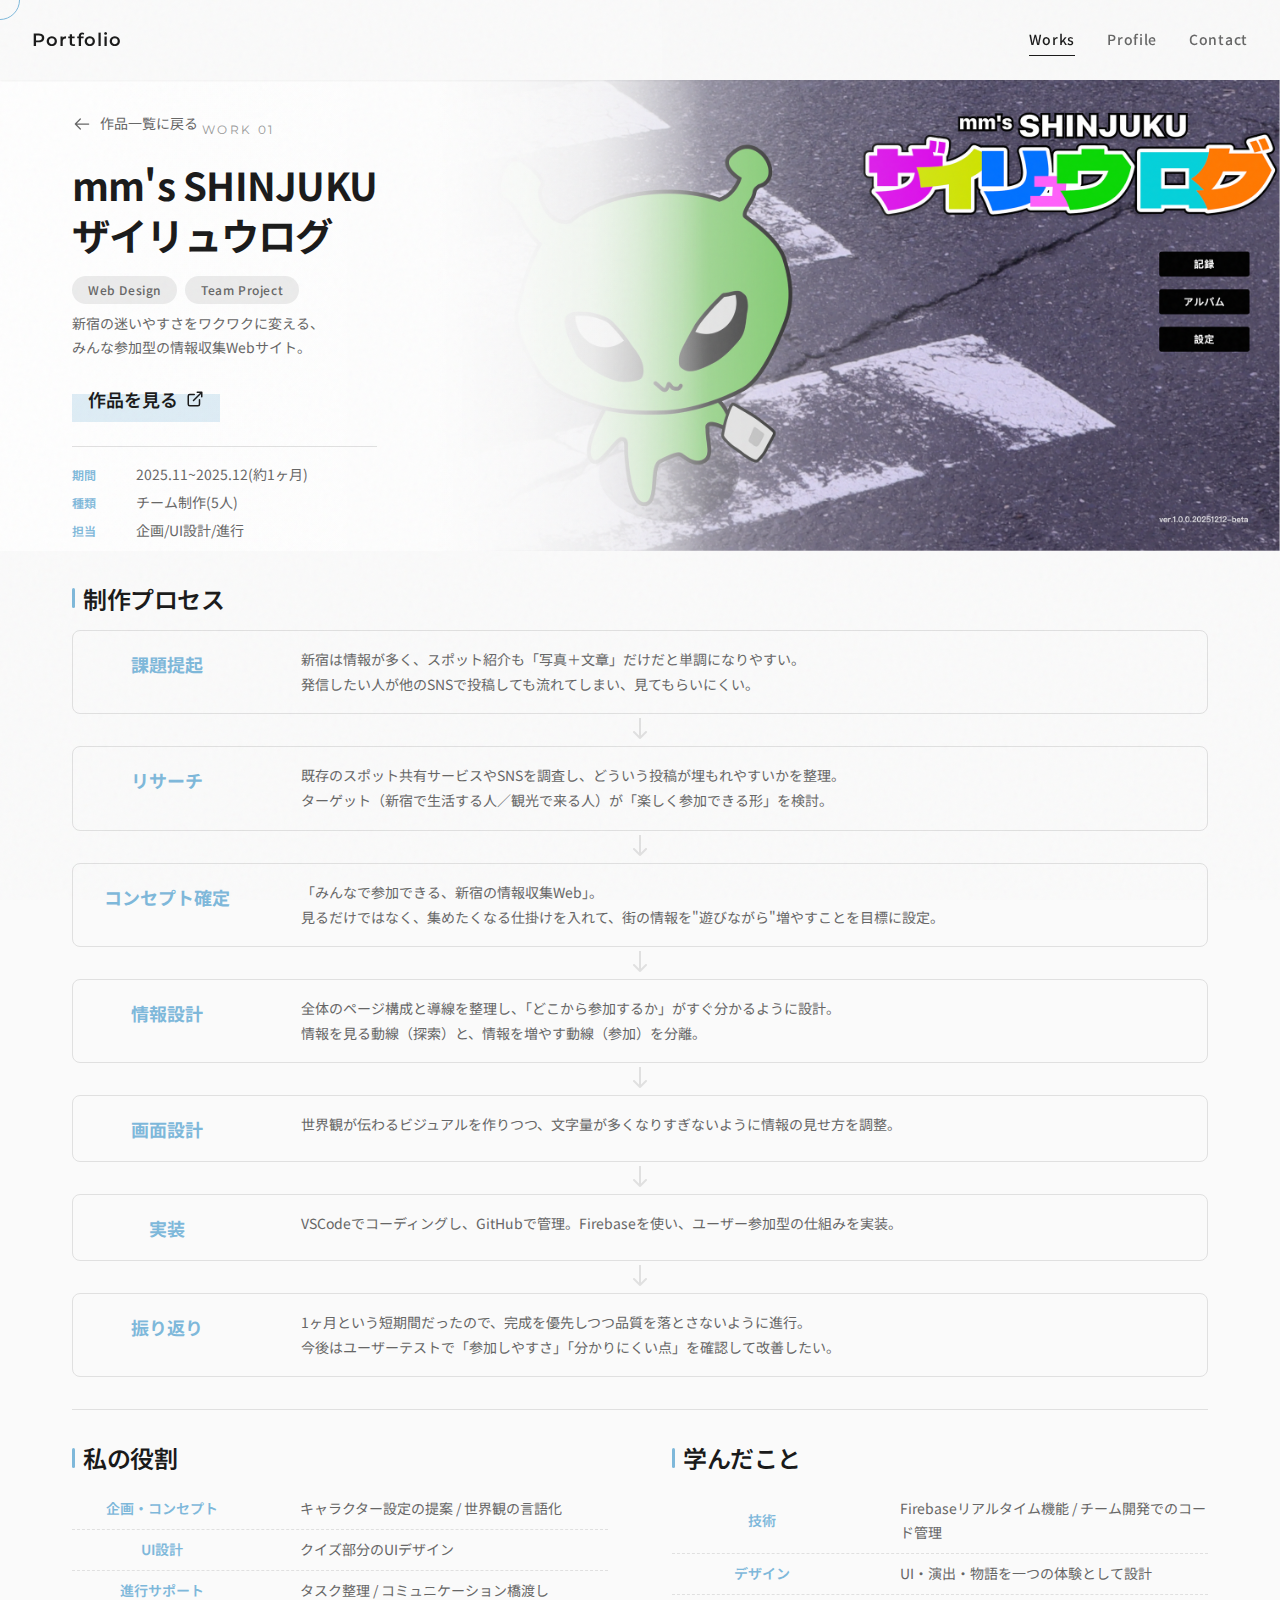
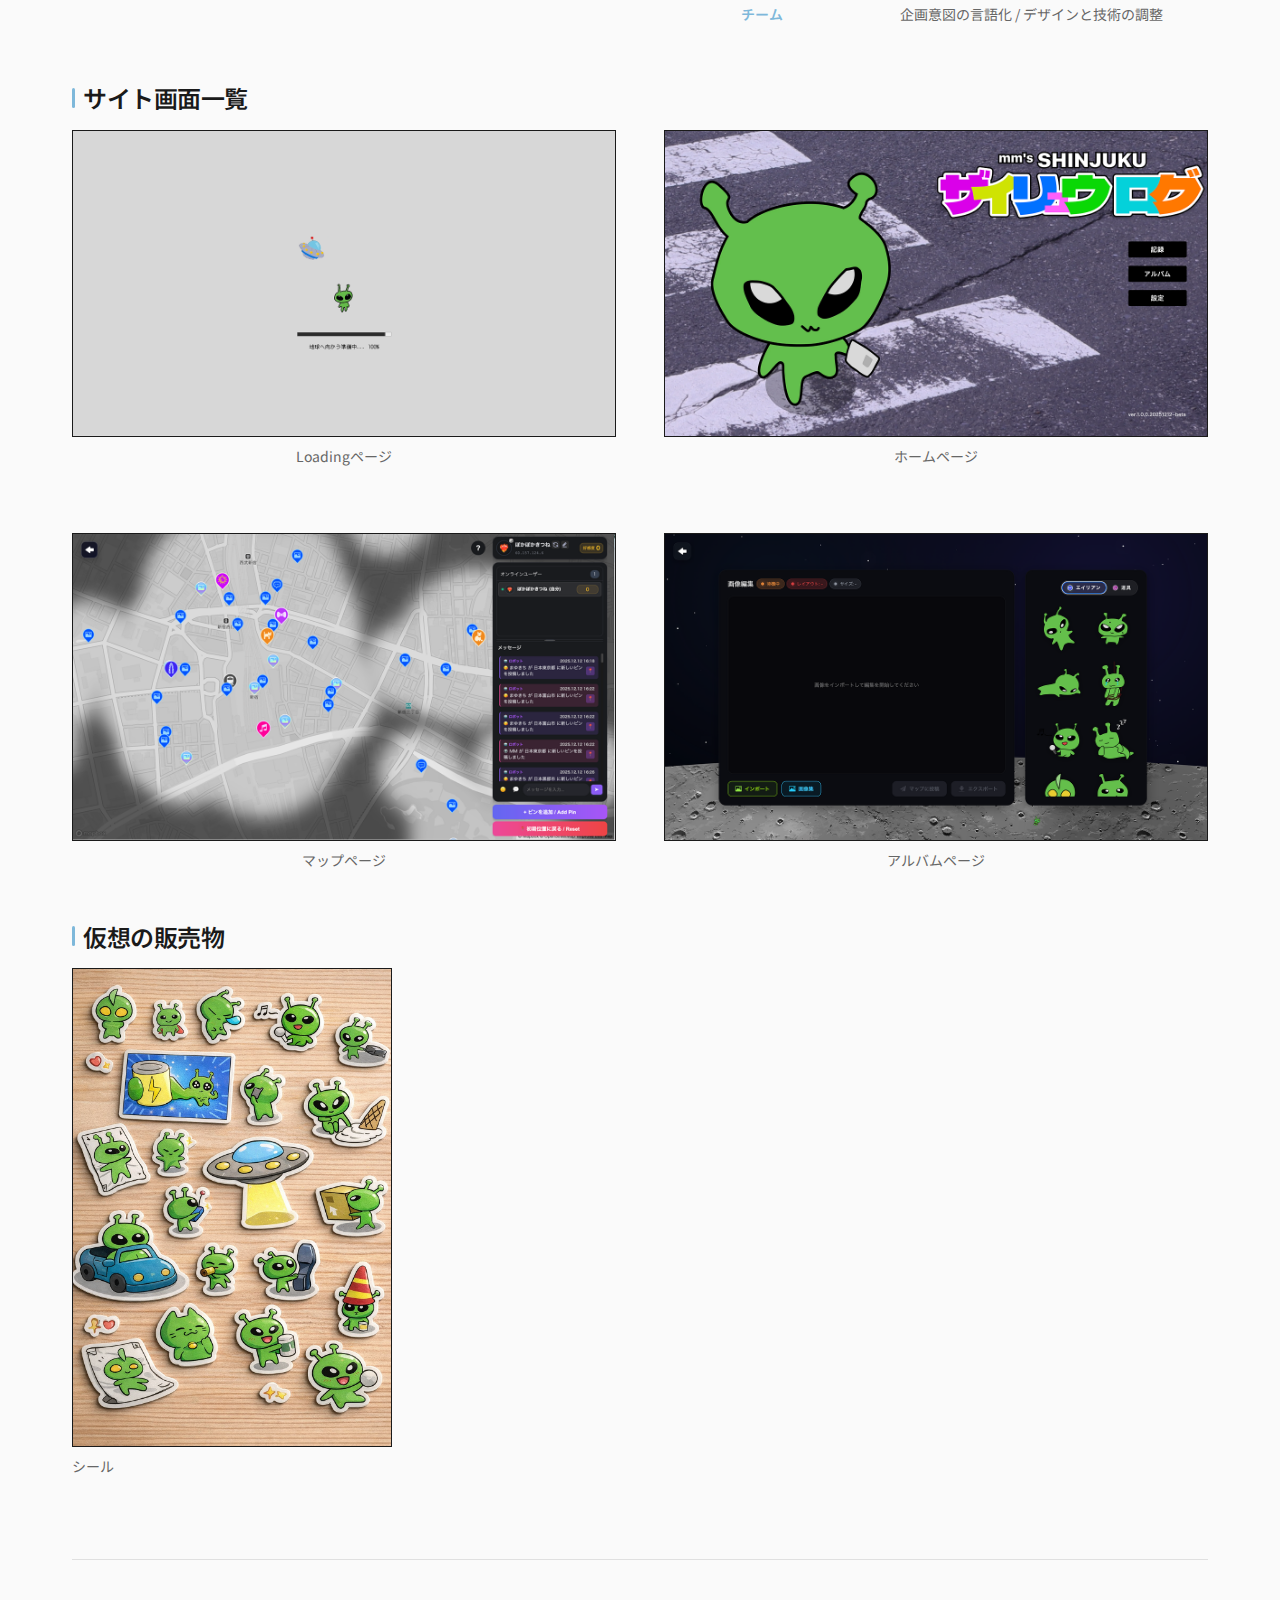
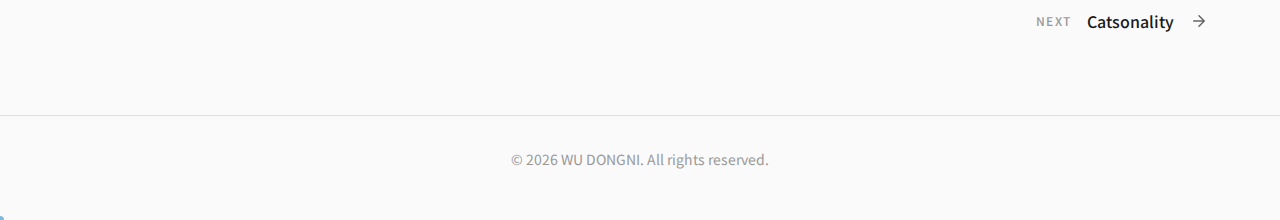
<file: works/work-01.html>
<!DOCTYPE html>
<html lang="ja">
<head>
  <meta charset="UTF-8">
  <meta name="viewport" content="width=device-width, initial-scale=1.0">
  <title>mm's SHINJUKU｜ザイリュウログ | Portfolio</title>
  <link rel="icon" type="image/svg+xml" href="../assets/svg/star-solid.svg">
  <link rel="stylesheet" href="../css/style.css">
  <link rel="stylesheet" href="../css/work-detail.css">
</head>
<body>
  <header class="header header--scrolled">
    <div class="header__inner">
      <a href="../index.html" class="header__logo">Portfolio</a>
      <nav class="header__nav">
        <a href="../index.html#works" class="header__nav-link active">Works</a>
        <a href="../index.html#profile" class="header__nav-link">Profile</a>
        <a href="../index.html#contact" class="header__nav-link">Contact</a>
      </nav>
      <button class="header__menu-btn" aria-label="メニューを開く"><span></span><span></span><span></span></button>
    </div>
  </header>

  <main>
    <!-- ========== HERO SECTION (Full BG Image) ========== -->
    <section class="work-hero work-hero--bg">
      <img class="work-hero__bg-img" src="../assets/work1/main.png" alt="">
      <div class="container">
        <div class="work-hero__content">
          <a href="../index.html#works" class="work-hero__back">
            <svg width="20" height="20" viewBox="0 0 24 24" fill="none" stroke="currentColor" stroke-width="1.5">
              <path d="M20 12H4M4 12L10 6M4 12L10 18" stroke-linecap="round" stroke-linejoin="round"/>
            </svg>
            作品一覧に戻る
          </a>
          <span class="work-hero__number">WORK 01</span>
          <h1 class="work-hero__title">mm's SHINJUKU<br>ザイリュウログ</h1>
          <div class="work-hero__tags">
            <span class="tag">Web Design</span>
            <span class="tag">Team Project</span>
          </div>
          <p class="work-hero__subtitle">新宿の迷いやすさをワクワクに変える、<br>みんな参加型の情報収集Webサイト。</p>
          <div class="work-hero__cta">
            <a href="https://fumoto0226.github.io/mms/" class="btn--view-work" target="_blank" rel="noopener">
              作品を見る
              <svg width="18" height="18" viewBox="0 0 24 24" fill="none" stroke="currentColor" stroke-width="2">
                <path d="M18 13v6a2 2 0 0 1-2 2H5a2 2 0 0 1-2-2V8a2 2 0 0 1 2-2h6M15 3h6v6M10 14L21 3" stroke-linecap="round" stroke-linejoin="round"/>
              </svg>
            </a>
          </div>

          <!-- Meta info -->
          <dl class="work-hero__meta-list">
            <div class="work-hero__meta-row">
              <dt>期間</dt>
              <dd>2025.11~2025.12(約1ヶ月)</dd>
            </div>
            <div class="work-hero__meta-row">
              <dt>種類</dt>
              <dd>チーム制作(5人)</dd>
            </div>
            <div class="work-hero__meta-row">
              <dt>担当</dt>
              <dd>企画/UI設計/進行</dd>
            </div>
            <div class="work-hero__meta-row">
              <dt>ツール</dt>
              <dd>Figma/VSCode/Firebase/GitHub</dd>
            </div>
          </dl>
        </div>
      </div>
    </section>

    <!-- ========== MAIN CONTENT ========== -->
    <section class="work-content work-content--minimal">
      <div class="container container--narrow">

        <!-- 1. 制作プロセス（フローチャート） -->
        <div class="work-section work-section--lined">
          <h2 class="work-section__title work-section__title--minimal">制作プロセス</h2>
          <div class="process-flow">
            <div class="process-flow__step">
              <div class="process-flow__label">課題提起</div>
              <div class="process-flow__body">
                <p>新宿は情報が多く、スポット紹介も「写真＋文章」だけだと単調になりやすい。<br>発信したい人が他のSNSで投稿しても流れてしまい、見てもらいにくい。</p>
              </div>
            </div>
            <div class="process-flow__arrow">
              <svg width="16" height="24" viewBox="0 0 16 24" fill="none" stroke="currentColor" stroke-width="2">
                <path d="M8 0V20M8 20L2 14M8 20L14 14" stroke-linecap="round" stroke-linejoin="round"/>
              </svg>
            </div>
            <div class="process-flow__step">
              <div class="process-flow__label">リサーチ</div>
              <div class="process-flow__body">
                <p>既存のスポット共有サービスやSNSを調査し、どういう投稿が埋もれやすいかを整理。<br>ターゲット（新宿で生活する人／観光で来る人）が「楽しく参加できる形」を検討。</p>
              </div>
            </div>
            <div class="process-flow__arrow">
              <svg width="16" height="24" viewBox="0 0 16 24" fill="none" stroke="currentColor" stroke-width="2">
                <path d="M8 0V20M8 20L2 14M8 20L14 14" stroke-linecap="round" stroke-linejoin="round"/>
              </svg>
            </div>
            <div class="process-flow__step">
              <div class="process-flow__label">コンセプト確定</div>
              <div class="process-flow__body">
                <p>「みんなで参加できる、新宿の情報収集Web」。<br>見るだけではなく、集めたくなる仕掛けを入れて、街の情報を"遊びながら"増やすことを目標に設定。</p>
              </div>
            </div>
            <div class="process-flow__arrow">
              <svg width="16" height="24" viewBox="0 0 16 24" fill="none" stroke="currentColor" stroke-width="2">
                <path d="M8 0V20M8 20L2 14M8 20L14 14" stroke-linecap="round" stroke-linejoin="round"/>
              </svg>
            </div>
            <div class="process-flow__step">
              <div class="process-flow__label">情報設計</div>
              <div class="process-flow__body">
                <p>全体のページ構成と導線を整理し、「どこから参加するか」がすぐ分かるように設計。<br>情報を見る動線（探索）と、情報を増やす動線（参加）を分離。</p>
              </div>
            </div>
            <div class="process-flow__arrow">
              <svg width="16" height="24" viewBox="0 0 16 24" fill="none" stroke="currentColor" stroke-width="2">
                <path d="M8 0V20M8 20L2 14M8 20L14 14" stroke-linecap="round" stroke-linejoin="round"/>
              </svg>
            </div>
            <div class="process-flow__step">
              <div class="process-flow__label">画面設計</div>
              <div class="process-flow__body">
                <p>世界観が伝わるビジュアルを作りつつ、文字量が多くなりすぎないように情報の見せ方を調整。</p>
              </div>
            </div>
            <div class="process-flow__arrow">
              <svg width="16" height="24" viewBox="0 0 16 24" fill="none" stroke="currentColor" stroke-width="2">
                <path d="M8 0V20M8 20L2 14M8 20L14 14" stroke-linecap="round" stroke-linejoin="round"/>
              </svg>
            </div>
            <div class="process-flow__step">
              <div class="process-flow__label">実装</div>
              <div class="process-flow__body">
                <p>VSCodeでコーディングし、GitHubで管理。Firebaseを使い、ユーザー参加型の仕組みを実装。</p>
              </div>
            </div>
            <div class="process-flow__arrow">
              <svg width="16" height="24" viewBox="0 0 16 24" fill="none" stroke="currentColor" stroke-width="2">
                <path d="M8 0V20M8 20L2 14M8 20L14 14" stroke-linecap="round" stroke-linejoin="round"/>
              </svg>
            </div>
            <div class="process-flow__step">
              <div class="process-flow__label">振り返り</div>
              <div class="process-flow__body">
                <p>1ヶ月という短期間だったので、完成を優先しつつ品質を落とさないように進行。<br>今後はユーザーテストで「参加しやすさ」「分かりにくい点」を確認して改善したい。</p>
              </div>
            </div>
          </div>
        </div>

        <!-- 2. 私の役割 + 学んだこと（左右並び） -->
        <div class="work-sections-row">
          <div class="work-section work-section--lined">
            <h2 class="work-section__title work-section__title--minimal">私の役割</h2>
            <div class="role-list role-list--minimal">
              <div class="role-item">
                <span class="role-item__title">企画・コンセプト</span>
                <span class="role-item__desc">キャラクター設定の提案 / 世界観の言語化</span>
              </div>
              <div class="role-item">
                <span class="role-item__title">UI設計</span>
                <span class="role-item__desc">クイズ部分のUIデザイン</span>
              </div>
              <div class="role-item">
                <span class="role-item__title">進行サポート</span>
                <span class="role-item__desc">タスク整理 / コミュニケーション橋渡し</span>
              </div>
            </div>
          </div>
          <div class="work-section">
            <h2 class="work-section__title work-section__title--minimal">学んだこと</h2>
            <div class="learnings-list learnings-list--minimal">
              <div class="learnings-item">
                <span class="learnings-item__label">技術</span>
                <span class="learnings-item__text">Firebaseリアルタイム機能 / チーム開発でのコード管理</span>
              </div>
              <div class="learnings-item">
                <span class="learnings-item__label">デザイン</span>
                <span class="learnings-item__text">UI・演出・物語を一つの体験として設計</span>
              </div>
              <div class="learnings-item">
                <span class="learnings-item__label">チーム</span>
                <span class="learnings-item__text">企画意図の言語化 / デザインと技術の調整</span>
              </div>
            </div>
          </div>
        </div>

        <!-- 4. サイト画面一覧（2列） -->
        <div class="work-section">
          <h2 class="work-section__title work-section__title--minimal">サイト画面一覧</h2>
          <div class="work-gallery work-gallery--screens work-gallery--two-col">
            <div class="work-gallery__item">
              <img src="../assets/work1/pages/loading.png" alt="Loading画面">
              <p class="work-gallery__caption">Loadingページ</p>
            </div>
            <div class="work-gallery__item">
              <img src="../assets/work1/pages/home.png" alt="Home画面">
              <p class="work-gallery__caption">ホームページ</p>
            </div>
            <div class="work-gallery__item">
              <img src="../assets/work1/pages/map.png" alt="Map画面">
              <p class="work-gallery__caption">マップページ</p>
            </div>
            <div class="work-gallery__item">
              <img src="../assets/work1/pages/album.png" alt="Album画面">
              <p class="work-gallery__caption">アルバムページ</p>
            </div>
          </div>
        </div>

        <!-- 5. 仮想の販売物 -->
        <div class="work-section">
          <h2 class="work-section__title work-section__title--minimal">仮想の販売物</h2>
          <div class="work-gallery work-gallery--screens work-gallery--seal">
            <div class="work-gallery__item">
              <img src="../assets/work1/seal.png" alt="仮想の販売物">
              <p class="work-gallery__caption">シール</p>
            </div>
          </div>
        </div>

        <!-- ナビゲーション -->
        <div class="work-nav">
          <span class="work-nav__placeholder"></span>
          <a href="work-02.html" class="work-nav__link work-nav__link--next">
            <span class="work-nav__label">Next</span>
            <span class="work-nav__title">Catsonality</span>
            <svg class="work-nav__arrow work-nav__arrow--right" viewBox="0 0 24 24" fill="none" stroke="currentColor" stroke-width="2">
              <path d="M5 12h14M12 5l7 7-7 7" stroke-linecap="round" stroke-linejoin="round"/>
            </svg>
          </a>
        </div>
      </div>
    </section>
  </main>

  <footer class="footer">
    <div class="container">
      <p class="footer__text">© 2026 WU DONGNI. All rights reserved.</p>
    </div>
  </footer>

  <button class="back-to-top" aria-label="トップへ戻る">
    <span class="back-to-top__tape"></span>
    <svg class="back-to-top__star" width="10" height="10" viewBox="0 0 24 24" fill="currentColor">
      <path d="M12 0L14.59 8.41L23 12L14.59 15.59L12 24L9.41 15.59L1 12L9.41 8.41L12 0Z"/>
    </svg>
    <svg class="back-to-top__arrow" width="16" height="16" viewBox="0 0 24 24" fill="none" stroke="currentColor" stroke-width="2">
      <path d="M12 20V4M12 4L6 10M12 4L18 10" stroke-linecap="round" stroke-linejoin="round"/>
    </svg>
    <span class="back-to-top__text">TOP</span>
  </button>

  <script src="../js/main.js"></script>
</body>
</html>
</file>
<file: css/style.css>
/* ========================================
   Main Stylesheet - 主样式入口
   ======================================== */

@import url('https://fonts.googleapis.com/css2?family=Caveat:wght@400;500;600&family=Montserrat:wght@300;400;500;600;700&family=Noto+Sans+JP:wght@300;400;500;600;700&display=swap');

@import 'variables.css';
@import 'base.css';
@import 'components.css';
@import 'layout.css';
@import 'animations.css';

/* ========================================
   Decorative Elements - 手账风装饰
   ======================================== */

/* Decorative Frame */
.deco-frame {
  position: relative;
  padding: var(--space-2xl) var(--space-3xl);
  border: 1px dashed var(--border-color);
  border-radius: var(--radius-lg);
}

.deco-frame::before,
.deco-frame::after {
  content: '+';
  position: absolute;
  font-family: var(--font-display);
  font-size: var(--text-lg);
  color: var(--accent);
}

.deco-frame::before { top: -10px; left: -10px; }
.deco-frame::after { bottom: -10px; right: -10px; }

/* Handwriting Decorations */
.deco-handwriting {
  font-family: var(--font-handwriting);
  font-size: var(--text-xl);
  color: var(--text-tertiary);
  position: absolute;
  transform: rotate(-5deg);
}

.deco-handwriting--hero {
  bottom: -40px;
  right: 10%;
  font-size: var(--text-2xl);
}

/* Section Notes */
.deco-note {
  font-family: var(--font-handwriting);
  font-size: var(--text-lg);
  color: var(--accent);
  margin-left: var(--space-md);
  transform: rotate(-3deg);
  display: inline-block;
}

/* Corner Decorations */
.deco-corner {
  position: absolute;
  width: 60px;
  height: 60px;
  pointer-events: none;
}

.deco-corner::before,
.deco-corner::after {
  content: '';
  position: absolute;
  background-color: var(--accent-light);
}

.deco-corner--tl { top: var(--space-xl); left: var(--space-xl); }
.deco-corner--tl::before { top: 0; left: 0; width: 40px; height: 2px; }
.deco-corner--tl::after { top: 0; left: 0; width: 2px; height: 40px; }

.deco-corner--br { bottom: var(--space-xl); right: var(--space-xl); }
.deco-corner--br::before { bottom: 0; right: 0; width: 40px; height: 2px; }
.deco-corner--br::after { bottom: 0; right: 0; width: 2px; height: 40px; }

/* Tape Decoration */
.deco-tape {
  position: absolute;
  width: 120px;
  height: 30px;
  background: linear-gradient(90deg, transparent 0%, var(--accent-transparent) 10%, var(--accent-transparent) 90%, transparent 100%);
  opacity: 0.6;
  pointer-events: none;
}

.deco-tape--1 { top: 80px; right: 10%; transform: rotate(15deg); }

/* Floating Elements */
.deco-float {
  position: absolute;
  pointer-events: none;
  z-index: 0;
}

.deco-float--1 { top: 20%; left: 5%; }
.deco-float--2 { bottom: 30%; right: 8%; }

/* Pixel Heart */
.deco-pixel-heart {
  position: absolute;
  top: 15%;
  right: 10%;
  opacity: 0.5;
}

/* Sticker Style */
.deco-sticker {
  position: absolute;
  padding: var(--space-sm) var(--space-lg);
  background-color: var(--bg-primary);
  border: 2px solid var(--text-primary);
  border-radius: var(--radius-md);
  font-family: var(--font-handwriting);
  font-size: var(--text-lg);
  transform: rotate(-8deg);
  box-shadow: 3px 3px 0 var(--text-primary);
  transition: transform 0.3s ease;
}

.deco-sticker--contact { top: 60px; left: 8%; }

section:hover .deco-sticker {
  animation: wiggle 0.5s ease;
}

@keyframes wiggle {
  0%, 100% { transform: rotate(-8deg); }
  25% { transform: rotate(-12deg); }
  75% { transform: rotate(-4deg); }
}

/* Dotted Circle */
.deco-circle {
  position: absolute;
  width: 100px;
  height: 100px;
  border: 2px dashed var(--accent-light);
  border-radius: 50%;
  pointer-events: none;
}

/* Line Group */
.deco-line-group {
  position: absolute;
  display: flex;
  flex-direction: column;
  gap: 6px;
  transform: rotate(-30deg);
}

.deco-line-short {
  display: block;
  width: 30px;
  height: 2px;
  background-color: var(--accent);
  opacity: 0.5;
}

.deco-line-short:nth-child(2) { width: 20px; margin-left: 5px; }
.deco-line-short:nth-child(3) { width: 15px; margin-left: 10px; }

/* Dots Cluster */
.deco-dots {
  position: absolute;
  width: 40px;
  height: 40px;
}

.deco-dots::before {
  content: '· · ·';
  font-size: 24px;
  letter-spacing: 4px;
  color: var(--text-tertiary);
  position: absolute;
}

/* ========================================
   Hero Styles
   ======================================== */

.hero__title {
  display: flex;
  flex-direction: column;
  align-items: center;
}

.hero__name-ruby {
  font-size: var(--text-sm);
  font-weight: 400;
  letter-spacing: 0.5em;
  color: var(--text-tertiary);
  margin-bottom: var(--space-sm);
}

.hero__portfolio-label {
  font-family: var(--font-display);
  font-size: var(--text-6xl);
  font-weight: 200;
  letter-spacing: 0.3em;
  color: var(--accent);
  margin-top: var(--space-lg);
  opacity: 0.6;
  background: linear-gradient(90deg, var(--accent-light), var(--accent), var(--accent-light));
  -webkit-background-clip: text;
  -webkit-text-fill-color: transparent;
  background-clip: text;
}

/* Profile Name Ruby */
.profile__name {
  display: flex;
  flex-direction: column;
}

.profile__name-ruby {
  font-size: var(--text-xs);
  font-weight: 400;
  letter-spacing: 0.3em;
  color: var(--text-tertiary);
  margin-bottom: var(--space-xs);
}

/* ========================================
   Education Timeline
   ======================================== */

.education-section {
  margin-bottom: var(--space-xl);
}

.education-section__title {
  font-size: var(--text-lg);
  font-weight: 600;
  margin-bottom: var(--space-lg);
  display: flex;
  align-items: center;
  gap: var(--space-sm);
}

.education-section__title::before {
  content: '';
  width: 4px;
  height: 20px;
  background-color: var(--accent);
  border-radius: var(--radius-full);
}

.education-timeline {
  display: flex;
  flex-direction: column;
  gap: var(--space-md);
  padding-left: var(--space-md);
  border-left: 2px solid var(--border-color);
}

.education-item {
  display: flex;
  gap: var(--space-lg);
  padding-left: var(--space-md);
  position: relative;
  transition: transform 0.3s ease;
}

.education-item:hover {
  transform: translateX(8px);
}

.education-item::before {
  content: '';
  position: absolute;
  left: calc(-1 * var(--space-md) - 5px);
  top: 6px;
  width: 8px;
  height: 8px;
  background-color: var(--accent);
  border-radius: var(--radius-full);
  transition: transform 0.3s ease;
}

.education-item:hover::before {
  transform: scale(1.5);
}

.education-item__year {
  font-family: var(--font-display);
  font-size: var(--text-sm);
  color: var(--text-tertiary);
  min-width: 100px;
  font-weight: 500;
}

.education-item__content { flex: 1; }

.education-item__school {
  font-size: var(--text-base);
  font-weight: 600;
  color: var(--text-primary);
  margin-bottom: var(--space-xs);
}

.education-item__major {
  font-size: var(--text-sm);
  color: var(--text-secondary);
}

/* Compact Education */
.education-section--compact {
  margin-bottom: var(--space-md);
}

.education-section--compact .education-section__title {
  font-size: var(--text-base);
  margin-bottom: var(--space-md);
}

.education-section--compact .education-section__title::before {
  width: 3px;
  height: 16px;
}

.education-section--compact .education-timeline {
  gap: var(--space-sm);
}

.education-section--compact .education-item {
  gap: var(--space-md);
  padding-left: var(--space-sm);
}

.education-section--compact .education-item::before {
  left: calc(-1 * var(--space-sm) - 5px);
  top: 5px;
  width: 6px;
  height: 6px;
}

.education-section--compact .education-item__year {
  font-size: var(--text-xs);
  min-width: 85px;
}

.education-section--compact .education-item__school {
  font-size: var(--text-sm);
  margin-bottom: 2px;
}

.education-section--compact .education-item__major {
  font-size: var(--text-xs);
}

/* ========================================
   Works Card V2
   ======================================== */

.work-card-v2 {
  display: flex;
  flex-direction: column;
  border-radius: 0;
  overflow: hidden;
  background-color: var(--bg-primary);
  transition: transform 0.3s ease, box-shadow 0.3s ease;
  text-decoration: none;
  transform-style: preserve-3d;
}

.work-card-v2:hover {
  transform: translateY(-8px);
  box-shadow: var(--shadow-lg);
}

.work-card-v2__image-wrapper {
  position: relative;
  aspect-ratio: 4/3;
  overflow: hidden;
  background-color: var(--bg-tertiary);
}

.work-card-v2__image {
  width: 100%;
  height: 100%;
  object-fit: cover;
  transition: var(--transition-slow);
}

.work-card-v2:hover .work-card-v2__image {
  transform: scale(1.05);
}

/* Award Badge - Ribbon Style（高視認性） */
.work-card-v2__award {
  position: absolute;
  top: 0;
  right: 0;
  display: flex;
  align-items: center;
  gap: var(--space-xs);
  background: linear-gradient(135deg, var(--accent-dark) 0%, var(--accent) 100%);
  color: white;
  font-size: var(--text-xs);
  font-weight: 700;
  padding: var(--space-sm) var(--space-md);
  border-radius: 0 0 0 var(--radius-md);
  box-shadow: 0 2px 8px rgba(0, 0, 0, 0.2);
  letter-spacing: 0.02em;
}

.work-card-v2__award svg {
  color: white;
  flex-shrink: 0;
}

.work-card-v2__info {
  padding: var(--space-lg);
  display: flex;
  flex-direction: column;
  gap: var(--space-sm);
}

.work-card-v2__title {
  font-size: var(--text-lg);
  font-weight: 600;
  color: var(--text-primary);
}

.work-card-v2__desc {
  font-size: var(--text-sm);
  color: var(--text-secondary);
  line-height: 1.5;
}

.work-card-v2__tags {
  display: flex;
  flex-wrap: wrap;
  gap: var(--space-xs);
  margin-top: var(--space-xs);
}

/* ========================================
   Experience & Skills
   ======================================== */

.experience-list {
  display: flex;
  flex-direction: column;
  gap: var(--space-lg);
}

.experience-item {
  display: flex;
  gap: var(--space-lg);
  padding: var(--space-lg);
  background-color: var(--bg-secondary);
  border-radius: var(--radius-md);
  transition: transform 0.3s ease, box-shadow 0.3s ease;
}

.experience-item:hover {
  transform: translateY(-4px);
  box-shadow: var(--shadow-md);
}

.experience-item__year {
  font-family: var(--font-display);
  font-size: var(--text-sm);
  color: var(--accent);
  font-weight: 600;
  min-width: 80px;
}

.experience-item__content { flex: 1; }

.experience-item__title {
  font-size: var(--text-lg);
  font-weight: 600;
  margin-bottom: var(--space-xs);
}

.experience-item__desc {
  font-size: var(--text-sm);
  color: var(--text-secondary);
}

/* Compact Achievements Style */
.achievements-compact {
  display: grid;
  grid-template-columns: repeat(3, 1fr);
  gap: var(--space-xl);
}

.achievement-group {
  display: flex;
  flex-direction: column;
  gap: var(--space-sm);
}

.achievement-group__title {
  font-size: var(--text-sm);
  font-weight: 600;
  color: var(--text-primary);
  padding-bottom: var(--space-sm);
  border-bottom: 1px solid var(--border-color);
  margin-bottom: var(--space-xs);
}

.achievement-list {
  list-style: none;
  padding: 0;
  margin: 0;
  display: flex;
  flex-direction: column;
  gap: var(--space-sm);
}

.achievement-list li {
  font-size: var(--text-sm);
  color: var(--text-secondary);
  line-height: 1.5;
  display: flex;
  flex-direction: column;
  gap: 2px;
}

.achievement-date {
  font-family: var(--font-display);
  font-size: var(--text-xs);
  color: var(--accent);
  font-weight: 500;
  min-width: 55px;
  flex-shrink: 0;
}

@media (max-width: 768px) {
  .achievements-compact {
    grid-template-columns: 1fr;
    gap: var(--space-lg);
  }
}

/* Skills */
.skills-section {
  margin-top: var(--space-2xl);
}

.skills-section--sidebar {
  margin-top: var(--space-lg);
}

.skills-category {
  margin-bottom: var(--space-xl);
}

.skills-category__title {
  font-size: var(--text-sm);
  font-weight: 600;
  color: var(--text-tertiary);
  letter-spacing: 0.1em;
  text-transform: uppercase;
  margin-bottom: var(--space-md);
}

.skills-grid {
  display: flex;
  flex-wrap: wrap;
  gap: var(--space-sm);
}

.skills-grid--logos {
  gap: var(--space-lg);
}

.skill-logo {
  width: 36px;
  height: 36px;
  display: flex;
  align-items: center;
  justify-content: center;
}

.skill-logo img {
  width: 100%;
  height: 100%;
  object-fit: contain;
}

.skill-tag {
  display: inline-flex;
  align-items: center;
  gap: var(--space-sm);
  padding: var(--space-sm) var(--space-md);
  background-color: var(--bg-secondary);
  border-radius: var(--radius-md);
  font-size: var(--text-sm);
}

/* Download Section (legacy) */
.download-section {
  margin-top: var(--space-2xl);
  padding: var(--space-xl);
  background: linear-gradient(135deg, var(--bg-secondary) 0%, var(--bg-primary) 100%);
  border-radius: var(--radius-lg);
  display: flex;
  align-items: center;
  justify-content: space-between;
  gap: var(--space-xl);
}

.download-section__text {
  font-size: var(--text-base);
  color: var(--text-secondary);
}

.download-section .btn {
  animation: gentle-pulse 2s ease-in-out infinite;
}

@keyframes gentle-pulse {
  0%, 100% { box-shadow: 0 0 0 0 rgba(126, 184, 218, 0.4); }
  50% { box-shadow: 0 0 0 10px rgba(126, 184, 218, 0); }
}


/* ========================================
   About Section
   ======================================== */

.about-intro {
  max-width: 600px;
  margin-bottom: var(--space-3xl);
}

.about-intro__handwriting {
  font-family: var(--font-handwriting);
  font-size: var(--text-3xl);
  color: var(--text-tertiary);
  margin-bottom: var(--space-lg);
  display: block;
}

.about-intro__text {
  font-size: var(--text-lg);
  color: var(--text-secondary);
  line-height: 1.8;
}

.hobbies-section {
  margin-bottom: var(--space-3xl);
}

.hobbies-section__title {
  font-size: var(--text-lg);
  font-weight: 600;
  margin-bottom: var(--space-xl);
  display: flex;
  align-items: center;
  gap: var(--space-md);
}

.hobbies-section__title::after {
  content: '';
  flex: 1;
  height: 1px;
  background-color: var(--border-color);
}

/* ========================================
   Contact Section
   ======================================== */

.contact-section {
  display: grid;
  grid-template-columns: 1fr 1fr;
  gap: var(--space-3xl);
}

.contact-card {
  padding: var(--space-2xl);
  background-color: var(--bg-secondary);
  border-radius: var(--radius-lg);
  transition: none;
}

.contact-card__title {
  font-size: var(--text-xl);
  font-weight: 600;
  margin-bottom: var(--space-lg);
}

/* Email with copy button */
.contact-card__email-wrapper {
  display: flex;
  align-items: center;
  gap: var(--space-md);
  margin-bottom: var(--space-lg);
}

.contact-card__email {
  font-size: var(--text-2xl);
  font-weight: 500;
  color: var(--text-primary);
  word-break: break-all;
}

/* Copy Button */
.copy-btn {
  position: relative;
  width: 40px;
  height: 40px;
  display: flex;
  align-items: center;
  justify-content: center;
  background-color: var(--bg-tertiary);
  border: 1px solid var(--border-color);
  border-radius: var(--radius-md);
  color: var(--text-secondary);
  cursor: pointer;
  transition: all 0.3s ease;
}

.copy-btn:hover {
  background-color: var(--accent-transparent);
  border-color: var(--accent);
  color: var(--accent);
  transform: scale(1.05);
}

.copy-btn__icon,
.copy-btn__check {
  position: absolute;
  transition: all 0.3s ease;
}

.copy-btn__check {
  opacity: 0;
  transform: scale(0.5);
  color: #22c55e;
}

.copy-btn.copied .copy-btn__icon {
  opacity: 0;
  transform: scale(0.5);
}

.copy-btn.copied .copy-btn__check {
  opacity: 1;
  transform: scale(1);
}

.copy-btn.copied {
  background-color: rgba(34, 197, 94, 0.1);
  border-color: #22c55e;
}

.copy-btn__tooltip {
  position: absolute;
  bottom: calc(100% + 8px);
  left: 50%;
  transform: translateX(-50%) translateY(5px);
  padding: var(--space-xs) var(--space-sm);
  background-color: var(--text-primary);
  color: var(--bg-primary);
  font-size: var(--text-xs);
  font-weight: 500;
  border-radius: var(--radius-sm);
  white-space: nowrap;
  opacity: 0;
  visibility: hidden;
  transition: all 0.2s ease;
}

.copy-btn__tooltip::after {
  content: '';
  position: absolute;
  top: 100%;
  left: 50%;
  transform: translateX(-50%);
  border: 5px solid transparent;
  border-top-color: var(--text-primary);
}

.copy-btn.copied .copy-btn__tooltip {
  opacity: 1;
  visibility: visible;
  transform: translateX(-50%) translateY(0);
}

.contact-card__text {
  font-size: var(--text-base);
  color: var(--text-secondary);
  margin-bottom: var(--space-xl);
}

/* ========================================
   Loading Screen
   ======================================== */

.loading-screen {
  position: fixed;
  top: 0;
  left: 0;
  width: 100%;
  height: 100%;
  background-color: var(--bg-primary);
  z-index: 10000;
  display: flex;
  align-items: center;
  justify-content: center;
  transition: opacity 0.8s ease, visibility 0.8s ease;
  overflow: hidden;
}

.loading-screen.hidden {
  opacity: 0;
  visibility: hidden;
}

.loading-screen__bg {
  position: absolute;
  top: 0;
  left: 0;
  width: 100%;
  height: 100%;
  pointer-events: none;
}

.loading-star {
  position: absolute;
  width: 8px;
  height: 8px;
  background-color: var(--accent);
  clip-path: polygon(50% 0%, 61% 35%, 98% 35%, 68% 57%, 79% 91%, 50% 70%, 21% 91%, 32% 57%, 2% 35%, 39% 35%);
  animation: loading-float 3s ease-in-out infinite;
}

.loading-star--1 { top: 20%; left: 15%; animation-delay: 0s; opacity: 0.3; }
.loading-star--2 { top: 30%; right: 20%; width: 12px; height: 12px; animation-delay: 0.5s; opacity: 0.5; }
.loading-star--3 { bottom: 25%; left: 25%; width: 6px; height: 6px; animation-delay: 1s; opacity: 0.4; }
.loading-star--4 { bottom: 35%; right: 15%; animation-delay: 1.5s; opacity: 0.3; }

@keyframes loading-float {
  0%, 100% { transform: translateY(0) rotate(0deg); }
  50% { transform: translateY(-20px) rotate(180deg); }
}

.loading-screen__content {
  text-align: center;
  display: flex;
  flex-direction: column;
  align-items: center;
  gap: var(--space-xl);
}

.loading-logo {
  position: relative;
  width: 80px;
  height: 80px;
  display: flex;
  align-items: center;
  justify-content: center;
}

.loading-logo__star {
  color: var(--text-primary);
  animation: loading-star-spin 4s linear infinite;
}

.loading-logo__path {
  stroke-dasharray: 100;
  stroke-dashoffset: 100;
  animation: loading-draw 2s ease forwards;
}

.loading-logo__fill {
  opacity: 0;
  animation: loading-fill 0.5s ease 1.5s forwards;
}

@keyframes loading-star-spin {
  from { transform: rotate(0deg); }
  to { transform: rotate(360deg); }
}

@keyframes loading-draw {
  to { stroke-dashoffset: 0; }
}

@keyframes loading-fill {
  to { opacity: 1; }
}

.loading-logo__ring {
  position: absolute;
  width: 100px;
  height: 100px;
  border: 1px dashed var(--border-color);
  border-radius: 50%;
  animation: loading-ring-spin 8s linear infinite;
}

.loading-logo__ring::before {
  content: '';
  position: absolute;
  top: -4px;
  left: 50%;
  width: 8px;
  height: 8px;
  background-color: var(--accent);
  border-radius: 50%;
  transform: translateX(-50%);
}

@keyframes loading-ring-spin {
  from { transform: rotate(0deg); }
  to { transform: rotate(360deg); }
}

.loading-text {
  display: flex;
  flex-direction: column;
  align-items: center;
  gap: var(--space-sm);
}

.loading-text__portfolio {
  font-family: var(--font-display);
  font-size: var(--text-3xl);
  font-weight: 200;
  letter-spacing: 0.4em;
  color: var(--text-primary);
  opacity: 0;
  animation: loading-text-in 0.8s ease 0.3s forwards;
}

.loading-text__line {
  width: 0;
  height: 1px;
  background-color: var(--accent);
  animation: loading-line-grow 1s ease 0.6s forwards;
}

@keyframes loading-line-grow {
  to { width: 60px; }
}

.loading-text__name {
  font-family: var(--font-display);
  font-size: var(--text-sm);
  font-weight: 400;
  letter-spacing: 0.3em;
  color: var(--text-secondary);
  opacity: 0;
  animation: loading-text-in 0.8s ease 0.9s forwards;
}

@keyframes loading-text-in {
  from { opacity: 0; transform: translateY(10px); }
  to { opacity: 1; transform: translateY(0); }
}

.loading-progress {
  width: 200px;
  height: 2px;
  background-color: var(--bg-tertiary);
  border-radius: var(--radius-full);
  overflow: hidden;
  opacity: 0;
  animation: loading-text-in 0.5s ease 1.2s forwards;
}

.loading-progress__bar {
  width: 0%;
  height: 100%;
  background: linear-gradient(90deg, var(--accent-light), var(--accent));
  border-radius: var(--radius-full);
  animation: loading-progress 2s ease 1.4s forwards;
}

@keyframes loading-progress {
  0% { width: 0%; }
  30% { width: 30%; }
  60% { width: 60%; }
  80% { width: 80%; }
  100% { width: 100%; }
}

.loading-handwriting {
  font-family: var(--font-handwriting);
  font-size: var(--text-lg);
  color: var(--text-tertiary);
  opacity: 0;
  animation: loading-text-in 0.8s ease 1.5s forwards;
}

.loading-screen.hidden .loading-logo {
  animation: loading-exit-logo 0.5s ease forwards;
}

.loading-screen.hidden .loading-text,
.loading-screen.hidden .loading-progress,
.loading-screen.hidden .loading-handwriting {
  animation: loading-exit-content 0.4s ease forwards;
}

@keyframes loading-exit-logo {
  to { transform: scale(1.5); opacity: 0; }
}

@keyframes loading-exit-content {
  to { opacity: 0; transform: translateY(-20px); }
}

/* ========================================
   Custom Cursor
   ======================================== */

@media (min-width: 1024px) {
  * { cursor: none !important; }
}

.cursor-outer {
  position: fixed;
  width: 40px;
  height: 40px;
  border: 1px solid var(--accent);
  border-radius: 50%;
  pointer-events: none;
  z-index: 99999;
  transform: translate(-50%, -50%);
  transition: width 0.3s, height 0.3s, border-color 0.3s, background-color 0.3s;
}

.cursor-inner {
  position: fixed;
  width: 8px;
  height: 8px;
  background-color: var(--accent);
  border-radius: 50%;
  pointer-events: none;
  z-index: 99999;
  transform: translate(-50%, -50%);
  transition: width 0.15s, height 0.15s, background-color 0.15s;
}

.cursor-outer.cursor-hover {
  width: 60px;
  height: 60px;
  border-color: var(--accent);
  background-color: rgba(126, 184, 218, 0.1);
}

.cursor-inner.cursor-hover {
  width: 4px;
  height: 4px;
  background-color: var(--accent);
}

@media (max-width: 1023px) {
  .cursor-outer,
  .cursor-inner { display: none; }
}

/* ========================================
   Ripple Effect
   ======================================== */

.btn {
  position: relative;
  overflow: hidden;
}

.ripple {
  position: absolute;
  border-radius: 50%;
  background-color: rgba(255, 255, 255, 0.4);
  transform: scale(0);
  animation: ripple-animation 0.6s linear;
  pointer-events: none;
}

@keyframes ripple-animation {
  to { transform: scale(4); opacity: 0; }
}

/* ========================================
   Enhanced Hover Effects
   ======================================== */

.tag {
  transition: transform 0.3s cubic-bezier(0.34, 1.56, 0.64, 1), background-color 0.3s ease, box-shadow 0.3s ease;
}

.tag:hover {
  transform: translateY(-3px) scale(1.05);
  box-shadow: 0 4px 12px rgba(0, 0, 0, 0.1);
}

/* Back to Top */
/* Back to Top - Sticker Style */
.back-to-top {
  position: fixed;
  bottom: var(--space-xl);
  right: var(--space-xl);
  width: 56px;
  height: 64px;
  background-color: var(--bg-primary);
  color: var(--text-primary);
  border: 2px dashed var(--text-tertiary);
  border-radius: var(--radius-md);
  display: flex;
  flex-direction: column;
  align-items: center;
  justify-content: center;
  gap: 2px;
  opacity: 0;
  visibility: hidden;
  transition: var(--transition-base);
  z-index: var(--z-fixed);
  box-shadow: 3px 3px 0 var(--border-color);
  transform: rotate(3deg);
  cursor: pointer;
}

.back-to-top.visible {
  opacity: 1;
  visibility: visible;
}

/* Tape decoration */
.back-to-top__tape {
  position: absolute;
  top: -6px;
  left: 50%;
  transform: translateX(-50%) rotate(-2deg);
  width: 28px;
  height: 12px;
  background: linear-gradient(135deg, rgba(173, 216, 230, 0.7) 0%, rgba(173, 216, 230, 0.5) 100%);
  border-radius: 2px;
}

/* Star decoration */
.back-to-top__star {
  position: absolute;
  top: 8px;
  right: 6px;
  color: var(--accent);
  animation: twinkle-star 2s ease-in-out infinite;
}

@keyframes twinkle-star {
  0%, 100% { opacity: 1; transform: scale(1); }
  50% { opacity: 0.5; transform: scale(0.8); }
}

/* Arrow */
.back-to-top__arrow {
  margin-top: 4px;
}

/* Text */
.back-to-top__text {
  font-family: var(--font-handwriting);
  font-size: 11px;
  font-weight: 500;
  letter-spacing: 1px;
  margin-top: -2px;
}

/* Hover state */
.back-to-top:hover {
  transform: rotate(0deg) translateY(-4px);
  box-shadow: 4px 4px 0 var(--accent);
  border-color: var(--accent);
}

.back-to-top:hover .back-to-top__star {
  animation: none;
  transform: scale(1.2);
}

.back-to-top:active {
  transform: rotate(0deg) translateY(-2px);
  box-shadow: 2px 2px 0 var(--accent);
}

/* Mobile Menu */
.mobile-menu {
  position: fixed;
  top: 0;
  left: 0;
  width: 100%;
  height: 100%;
  background-color: var(--bg-primary);
  z-index: var(--z-modal);
  display: flex;
  flex-direction: column;
  justify-content: center;
  align-items: center;
  gap: var(--space-xl);
  opacity: 0;
  visibility: hidden;
  transition: var(--transition-base);
}

.mobile-menu.active {
  opacity: 1;
  visibility: visible;
}

.mobile-menu__link {
  font-size: var(--text-2xl);
  font-weight: 500;
}

.mobile-menu__close {
  position: absolute;
  top: var(--space-xl);
  right: var(--space-xl);
  font-size: var(--text-2xl);
}

/* Decorative star classes */
.deco-star { position: absolute; pointer-events: none; z-index: 0; }
.deco-star--sm { width: 16px; height: 16px; }
.deco-star--md { width: 24px; height: 24px; }
.deco-star--lg { width: 36px; height: 36px; }
.deco-star--outline { opacity: 0.3; }

/* Hero decorations */
.hero__decorations {
  position: absolute;
  top: 0;
  left: 0;
  width: 100%;
  height: 100%;
  pointer-events: none;
  overflow: hidden;
}

.hero__deco-star { position: absolute; }

/* Section decorations */
.section__deco { position: absolute; pointer-events: none; }

/* ========================================
   Responsive
   ======================================== */

@media (max-width: 768px) {
  .contact-section { grid-template-columns: 1fr; }
  
  .download-section {
    flex-direction: column;
    text-align: center;
  }
  
  .experience-item {
    flex-direction: column;
    gap: var(--space-sm);
  }
  
  .hero__portfolio-label {
    font-size: var(--text-3xl);
    letter-spacing: 0.2em;
  }
  
  .education-item {
    flex-direction: column;
    gap: var(--space-xs);
  }
  
  .education-item__year { min-width: auto; }
  
  .education-timeline {
    padding-left: var(--space-sm);
  }
  
  .deco-corner,
  .deco-tape,
  .deco-sticker,
  .deco-pixel-heart,
  .deco-float,
  .deco-handwriting { display: none; }
  
  .deco-frame {
    padding: var(--space-xl);
    border: none;
  }
  
  .deco-frame::before,
  .deco-frame::after { display: none; }
  
  .deco-note { display: none; }
  
  .profile__deco-star { display: none; }
}
</file>
<file: css/work-detail.css>
/* ========================================
   Work Detail Page - 作品详情页样式
   ======================================== */

.work-hero {
  min-height: 70vh;
  display: flex;
  flex-direction: column;
  justify-content: flex-end;
  padding: var(--space-3xl) 0;
  padding-top: calc(var(--header-height, 80px) + var(--space-3xl));
  position: relative;
  background-color: var(--bg-secondary);
}

.work-hero__bg {
  position: absolute;
  top: 0;
  left: 0;
  width: 100%;
  height: 100%;
  object-fit: cover;
  opacity: 0.1;
}

.work-hero__content {
  position: relative;
  z-index: 1;
}

.work-hero__back {
  display: inline-flex;
  align-items: center;
  gap: var(--space-sm);
  font-size: var(--text-sm);
  color: var(--text-secondary);
  margin-bottom: var(--space-2xl);
  transition: var(--transition-base);
}

.work-hero__back:hover {
  color: var(--text-primary);
  transform: translateX(-5px);
}

.work-hero__number {
  font-family: var(--font-display);
  font-size: var(--text-sm);
  color: var(--text-tertiary);
  letter-spacing: 0.2em;
  margin-bottom: var(--space-md);
}

.work-hero__title {
  font-size: var(--text-5xl);
  font-weight: 700;
  margin-bottom: var(--space-lg);
  max-width: 800px;
}

.work-hero__subtitle {
  font-size: var(--text-xl);
  color: var(--text-secondary);
  margin-bottom: var(--space-xl);
}

.work-hero__tags {
  display: flex;
  flex-wrap: wrap;
  gap: var(--space-sm);
}

/* View Work CTA Button */
.work-hero__cta {
  margin-top: var(--space-xl);
}

.btn--view-work {
  display: inline-flex;
  align-items: center;
  gap: var(--space-sm);
  padding: var(--space-sm) var(--space-md);
  background: linear-gradient(transparent 40%, var(--highlight-bg) 40%);
  color: var(--text-primary);
  font-size: var(--text-lg);
  font-weight: 600;
  text-decoration: none;
  transition: all 0.3s ease;
  border-radius: 0;
}

.btn--view-work:hover {
  background: linear-gradient(transparent 20%, var(--highlight-bg) 20%);
  color: var(--text-primary);
}

.btn--view-work svg {
  width: 18px;
  height: 18px;
  transition: transform 0.3s ease;
}

.btn--view-work:hover svg {
  transform: translate(3px, -3px);
}

/* Work Meta */
.work-meta {
  display: grid;
  grid-template-columns: repeat(4, 1fr);
  gap: var(--space-xl);
  padding: var(--space-2xl) 0;
  border-bottom: 1px solid var(--border-color);
}

.work-meta__item {
  display: flex;
  flex-direction: column;
  gap: var(--space-xs);
}

.work-meta__label {
  font-size: var(--text-xs);
  color: var(--text-tertiary);
  letter-spacing: 0.15em;
  text-transform: uppercase;
}

.work-meta__value {
  font-size: var(--text-base);
  color: var(--text-primary);
  font-weight: 500;
}

/* Work Content */
.work-content {
  padding: var(--space-4xl) 0;
}

.work-section {
  margin-bottom: var(--space-4xl);
}

.work-section:last-child {
  margin-bottom: 0;
}

.work-section__title {
  font-size: var(--text-2xl);
  font-weight: 600;
  margin-bottom: var(--space-xl);
  display: flex;
  align-items: center;
  gap: var(--space-md);
}

.work-section__title::before {
  content: '';
  width: 4px;
  height: 24px;
  background-color: var(--accent);
  border-radius: var(--radius-full);
}

.work-section__content {
  font-size: var(--text-lg);
  line-height: 2;
  color: var(--text-secondary);
}

/* Concept Block */
.concept-block {
  background-color: var(--bg-secondary);
  padding: var(--space-2xl);
  border-radius: var(--radius-lg);
  position: relative;
}

.concept-block::before {
  content: '"';
  font-family: var(--font-display);
  font-size: 120px;
  color: var(--accent-light);
  position: absolute;
  top: -20px;
  left: 20px;
  line-height: 1;
  opacity: 0.5;
}

.concept-block__text {
  font-size: var(--text-xl);
  line-height: 1.8;
  position: relative;
  z-index: 1;
}

/* Process Timeline */
.process-timeline {
  position: relative;
  padding-left: var(--space-3xl);
}

.process-timeline::before {
  content: '';
  position: absolute;
  top: 0;
  left: 12px;
  width: 2px;
  height: 100%;
  background-color: var(--border-color);
}

.process-step {
  position: relative;
  padding-bottom: var(--space-2xl);
}

.process-step:last-child {
  padding-bottom: 0;
}

.process-step::before {
  content: '';
  position: absolute;
  left: calc(-1 * var(--space-3xl) + 6px);
  top: 6px;
  width: 14px;
  height: 14px;
  background-color: var(--bg-primary);
  border: 2px solid var(--accent);
  border-radius: var(--radius-full);
}

.process-step__title {
  font-size: var(--text-lg);
  font-weight: 600;
  margin-bottom: var(--space-sm);
}

.process-step__content {
  font-size: var(--text-base);
  color: var(--text-secondary);
  line-height: 1.8;
}

/* Point List */
.point-list {
  display: flex;
  flex-direction: column;
  gap: var(--space-lg);
}

.point-item {
  display: flex;
  gap: var(--space-md);
  padding: var(--space-lg);
  background-color: var(--bg-secondary);
  border-radius: var(--radius-md);
}

.point-item__number {
  font-family: var(--font-display);
  font-size: var(--text-2xl);
  font-weight: 700;
  color: var(--accent);
  line-height: 1;
}

.point-item__content {
  flex: 1;
}

.point-item__title {
  font-size: var(--text-lg);
  font-weight: 600;
  margin-bottom: var(--space-sm);
}

.point-item__text {
  font-size: var(--text-base);
  color: var(--text-secondary);
  line-height: 1.7;
}

/* Work Gallery */
.work-gallery {
  display: grid;
  grid-template-columns: repeat(2, 1fr);
  gap: var(--space-lg);
}

.work-gallery__item {
  border-radius: var(--radius-lg);
  overflow: hidden;
  box-shadow: var(--shadow-md);
}

.work-gallery__item--full {
  grid-column: 1 / -1;
}

.work-gallery__item img {
  width: 100%;
  height: auto;
  display: block;
}

/* Learnings Block */
.learnings-block {
  background: linear-gradient(135deg, var(--accent-transparent) 0%, transparent 100%);
  padding: var(--space-2xl);
  border-radius: var(--radius-lg);
  border-left: 4px solid var(--accent);
}

.learnings-block__title {
  font-size: var(--text-lg);
  font-weight: 600;
  margin-bottom: var(--space-md);
  display: flex;
  align-items: center;
  gap: var(--space-sm);
}

.learnings-block__content {
  font-size: var(--text-base);
  line-height: 1.8;
  color: var(--text-secondary);
}

/* Work Navigation */
.work-nav {
  display: flex;
  justify-content: space-between;
  align-items: center;
  padding: var(--space-2xl) 0;
  border-top: 1px solid var(--border-color);
  margin-top: var(--space-3xl);
}

.work-nav__placeholder {
  width: 1px;
  visibility: hidden;
}

.work-nav__link {
  display: inline-flex;
  align-items: center;
  gap: var(--space-md);
  color: var(--text-secondary);
  text-decoration: none;
  transition: color 0.3s ease;
  position: relative;
}

.work-nav__link::after {
  content: '';
  position: absolute;
  bottom: -4px;
  left: 0;
  width: 0;
  height: 1px;
  background-color: var(--accent);
  transition: width 0.3s ease;
}

.work-nav__link:hover {
  color: var(--text-primary);
}

.work-nav__link:hover::after {
  width: 100%;
}

.work-nav__link--prev {
  flex-direction: row;
}

.work-nav__link--next {
  flex-direction: row;
}

.work-nav__arrow {
  width: 18px;
  height: 18px;
  flex-shrink: 0;
  transition: transform 0.3s ease;
}

.work-nav__link--prev:hover .work-nav__arrow {
  transform: translateX(-4px);
}

.work-nav__link--next:hover .work-nav__arrow {
  transform: translateX(4px);
}

.work-nav__label {
  font-size: var(--text-xs);
  font-weight: 500;
  letter-spacing: 0.1em;
  text-transform: uppercase;
  color: var(--text-tertiary);
}

.work-nav__link:hover .work-nav__label {
  color: var(--text-secondary);
}

.work-nav__title {
  font-size: var(--text-base);
  font-weight: 500;
  color: var(--text-primary);
}

/* ========================================
   Decorative Elements - 装饰元素
   ======================================== */

/* Large Background Number */
.work-deco-number {
  position: absolute;
  top: 50%;
  right: 5%;
  transform: translateY(-50%);
  font-family: var(--font-display);
  font-size: 25vw;
  font-weight: 700;
  color: var(--text-primary);
  opacity: 0.03;
  line-height: 1;
  pointer-events: none;
  z-index: 0;
}

/* Floating Stars for Detail Page */
.work-deco-star {
  position: absolute;
  pointer-events: none;
  z-index: 0;
  animation: work-float 4s ease-in-out infinite;
}

.work-deco-star--1 { top: 15%; left: 5%; animation-delay: 0s; }
.work-deco-star--2 { top: 25%; right: 15%; animation-delay: 0.5s; }
.work-deco-star--3 { bottom: 20%; left: 10%; animation-delay: 1s; }
.work-deco-star--4 { bottom: 30%; right: 8%; animation-delay: 1.5s; }

@keyframes work-float {
  0%, 100% { transform: translateY(0) rotate(0deg); }
  50% { transform: translateY(-10px) rotate(5deg); }
}

/* Handwriting Notes */
.work-deco-note {
  font-family: var(--font-handwriting);
  font-size: var(--text-lg);
  color: var(--accent);
  display: inline-block;
  transform: rotate(-3deg);
  margin-left: var(--space-md);
}

/* Section Title with Note */
.work-section__header {
  display: flex;
  align-items: center;
  flex-wrap: wrap;
  gap: var(--space-sm);
  margin-bottom: var(--space-xl);
}

.work-section__header .work-section__title {
  margin-bottom: 0;
}

/* Enhanced Point Item */
.point-item {
  position: relative;
  transition: transform 0.3s ease, box-shadow 0.3s ease;
  border: 1px solid transparent;
}

.point-item:hover {
  transform: translateX(8px);
  box-shadow: var(--shadow-md);
  border-color: var(--accent-light);
}

.point-item__number {
  width: 40px;
  height: 40px;
  display: flex;
  align-items: center;
  justify-content: center;
  background-color: var(--bg-primary);
  border: 2px solid var(--accent);
  border-radius: var(--radius-md);
  font-size: var(--text-lg);
  flex-shrink: 0;
}

/* Gallery with Tape Effect */
.work-gallery__item {
  position: relative;
  transition: none;
}

.work-gallery__item:hover {
  transform: none;
}

.work-gallery__item img {
  transition: none;
  border: 1px solid #1a1a1a;
  box-sizing: border-box;
}

.work-gallery__item:hover img {
  transform: none;
}

/* Tape Decoration */
.work-gallery__tape {
  position: absolute;
  width: 80px;
  height: 25px;
  background: linear-gradient(90deg, 
    transparent 0%, 
    rgba(126, 184, 218, 0.3) 10%, 
    rgba(126, 184, 218, 0.3) 90%, 
    transparent 100%
  );
  z-index: 2;
  pointer-events: none;
}

.work-gallery__tape--tl {
  top: -8px;
  left: 20px;
  transform: rotate(-15deg);
}

.work-gallery__tape--tr {
  top: -8px;
  right: 20px;
  transform: rotate(15deg);
}

/* Corner Decorations */
.work-deco-corner {
  position: absolute;
  width: 40px;
  height: 40px;
  pointer-events: none;
}

.work-deco-corner::before,
.work-deco-corner::after {
  content: '';
  position: absolute;
  background-color: var(--accent-light);
}

.work-deco-corner--tl { top: 0; left: 0; }
.work-deco-corner--tl::before { top: 0; left: 0; width: 25px; height: 2px; }
.work-deco-corner--tl::after { top: 0; left: 0; width: 2px; height: 25px; }

.work-deco-corner--br { bottom: 0; right: 0; }
.work-deco-corner--br::before { bottom: 0; right: 0; width: 25px; height: 2px; }
.work-deco-corner--br::after { bottom: 0; right: 0; width: 2px; height: 25px; }

/* Dotted Circle Decoration */
.work-deco-circle {
  position: absolute;
  width: 80px;
  height: 80px;
  border: 2px dashed var(--accent-light);
  border-radius: 50%;
  pointer-events: none;
  opacity: 0.5;
}

/* Line Group Decoration */
.work-deco-lines {
  position: absolute;
  display: flex;
  flex-direction: column;
  gap: 5px;
  transform: rotate(-25deg);
  pointer-events: none;
}

.work-deco-lines span {
  display: block;
  height: 2px;
  background-color: var(--accent);
  opacity: 0.4;
}

.work-deco-lines span:nth-child(1) { width: 25px; }
.work-deco-lines span:nth-child(2) { width: 18px; margin-left: 4px; }
.work-deco-lines span:nth-child(3) { width: 12px; margin-left: 8px; }

/* Hero Enhancements */
.work-hero {
  overflow: hidden;
}

.work-hero__decorations {
  position: absolute;
  top: 0;
  left: 0;
  width: 100%;
  height: 100%;
  pointer-events: none;
  overflow: hidden;
}

/* Content Section Decoration Wrapper */
.work-section--decorated {
  position: relative;
}

/* Meta Section Enhancement */
.work-meta__item {
  position: relative;
  padding: var(--space-md);
  background-color: var(--bg-secondary);
  border-radius: var(--radius-md);
  transition: transform 0.3s ease;
}

.work-meta__item:hover {
  transform: translateY(-2px);
}

/* Learnings Block Enhancement */
.learnings-block {
  position: relative;
  overflow: hidden;
}

.learnings-block::after {
  content: '';
  position: absolute;
  top: -20px;
  right: -20px;
  width: 100px;
  height: 100px;
  border: 2px dashed var(--accent-light);
  border-radius: 50%;
  opacity: 0.3;
  pointer-events: none;
}

/* Work Nav Enhancement */

/* ========================================
   Award Badge - 受賞バッジ
   ======================================== */

.work-hero__award {
  display: inline-flex;
  align-items: center;
  gap: var(--space-sm);
  padding: var(--space-sm) var(--space-md);
  background: linear-gradient(135deg, var(--accent-transparent) 0%, var(--accent-light) 100%);
  border: 1px solid var(--accent);
  border-radius: var(--radius-full);
  font-size: var(--text-sm);
  font-weight: 600;
  color: var(--text-primary);
  margin-bottom: var(--space-lg);
}

.work-hero__award svg {
  color: var(--accent);
  animation: twinkle 2s ease-in-out infinite;
}

/* 受賞バッジ 右上角配置 */
.work-hero__award--corner {
  position: absolute;
  top: calc(var(--header-height, 80px) + var(--space-md));
  right: var(--space-xl);
  z-index: 3;
  margin: 0;
  flex-wrap: wrap;
  text-align: left;
  line-height: 1.4;
  border-radius: var(--radius-lg);
  background: linear-gradient(135deg, var(--accent-light) 0%, rgba(184, 212, 232, 0.95) 100%);
  border: 1px solid var(--accent);
  box-shadow: var(--shadow-md);
}

.work-hero__award--corner svg {
  flex-shrink: 0;
  animation: none;
}

@keyframes twinkle {
  0%, 100% { opacity: 1; transform: scale(1); }
  50% { opacity: 0.7; transform: scale(0.9); }
}

/* ========================================
   Site Structure - サイト構成図
   ======================================== */

.site-structure {
  display: flex;
  flex-direction: column;
  gap: var(--space-md);
  align-items: center;
}

.site-structure__page {
  width: 100%;
  max-width: 500px;
  padding: var(--space-lg);
  background-color: var(--bg-secondary);
  border-radius: var(--radius-lg);
  border: 1px solid var(--border-color);
  transition: transform 0.3s ease, box-shadow 0.3s ease;
}

.site-structure__page:hover {
  transform: translateY(-4px);
  box-shadow: var(--shadow-lg);
}

.site-structure__page--main {
  background: linear-gradient(135deg, var(--accent-transparent) 0%, var(--bg-secondary) 100%);
  border-color: var(--accent);
}

.site-structure__page-header {
  display: flex;
  align-items: center;
  gap: var(--space-md);
  margin-bottom: var(--space-md);
}

.site-structure__page-icon {
  width: 40px;
  height: 40px;
  display: flex;
  align-items: center;
  justify-content: center;
  background-color: var(--bg-primary);
  border: 2px solid var(--accent);
  border-radius: var(--radius-md);
}

.site-structure__page-icon svg {
  color: var(--accent);
}

.site-structure__page-title {
  font-size: var(--text-lg);
  font-weight: 600;
  display: flex;
  align-items: center;
  gap: var(--space-sm);
}

.site-structure__badge {
  font-size: var(--text-xs);
  padding: 2px 8px;
  background-color: var(--accent);
  color: white;
  border-radius: var(--radius-full);
  font-weight: 500;
}

.site-structure__features {
  list-style: none;
  padding: 0;
  margin: 0;
  display: flex;
  flex-direction: column;
  gap: var(--space-xs);
}

.site-structure__features li {
  font-size: var(--text-sm);
  color: var(--text-secondary);
  padding-left: var(--space-md);
  position: relative;
}

.site-structure__features li::before {
  content: '•';
  position: absolute;
  left: 0;
  color: var(--accent);
  font-weight: bold;
}

.site-structure__arrow {
  display: flex;
  justify-content: center;
  padding: var(--space-xs) 0;
}

.site-structure__arrow svg {
  animation: bounce-down 1.5s ease-in-out infinite;
}

@keyframes bounce-down {
  0%, 100% { transform: translateY(0); }
  50% { transform: translateY(5px); }
}

/* ========================================
   Role Cards - 役割カード
   ======================================== */

.role-grid {
  display: grid;
  grid-template-columns: repeat(3, 1fr);
  gap: var(--space-lg);
}

.role-card {
  padding: var(--space-xl);
  background-color: var(--bg-secondary);
  border-radius: var(--radius-lg);
  border: 1px solid var(--border-color);
  transition: transform 0.3s ease, box-shadow 0.3s ease;
}

.role-card:hover {
  transform: translateY(-4px);
  box-shadow: var(--shadow-md);
  border-color: var(--accent-light);
}

.role-card__icon {
  width: 48px;
  height: 48px;
  display: flex;
  align-items: center;
  justify-content: center;
  background-color: var(--bg-primary);
  border: 2px solid var(--accent);
  border-radius: var(--radius-md);
  margin-bottom: var(--space-md);
}

.role-card__title {
  font-size: var(--text-lg);
  font-weight: 600;
  margin-bottom: var(--space-md);
}

.role-card__list {
  list-style: none;
  padding: 0;
  margin: 0;
  display: flex;
  flex-direction: column;
  gap: var(--space-sm);
}

.role-card__list li {
  font-size: var(--text-sm);
  color: var(--text-secondary);
  padding-left: var(--space-md);
  position: relative;
  line-height: 1.6;
}

.role-card__list li::before {
  content: '→';
  position: absolute;
  left: 0;
  color: var(--accent);
}

/* ========================================
   Tools Grid - ツールグリッド
   ======================================== */

.tools-grid {
  display: grid;
  grid-template-columns: repeat(3, 1fr);
  gap: var(--space-xl);
}

.tool-category {
  padding: var(--space-lg);
  background-color: var(--bg-secondary);
  border-radius: var(--radius-lg);
}

.tool-category__title {
  font-size: var(--text-sm);
  font-weight: 600;
  color: var(--text-tertiary);
  letter-spacing: 0.1em;
  text-transform: uppercase;
  margin-bottom: var(--space-md);
  padding-bottom: var(--space-sm);
  border-bottom: 1px solid var(--border-color);
}

.tool-category__items {
  display: flex;
  flex-wrap: wrap;
  gap: var(--space-md);
}

.tool-item {
  display: flex;
  flex-direction: column;
  align-items: center;
  gap: var(--space-xs);
  padding: var(--space-sm);
  border-radius: var(--radius-md);
  transition: transform 0.3s ease;
}

.tool-item:hover {
  transform: translateY(-2px);
}

.tool-item__icon {
  width: 32px;
  height: 32px;
  object-fit: contain;
}

.tool-item__name {
  font-size: var(--text-xs);
  color: var(--text-secondary);
}

/* ========================================
   Learnings Grid - 学びグリッド
   ======================================== */

.learnings-grid {
  display: grid;
  grid-template-columns: repeat(3, 1fr);
  gap: var(--space-lg);
}

.learnings-block__list {
  list-style: none;
  padding: 0;
  margin: 0;
  display: flex;
  flex-direction: column;
  gap: var(--space-sm);
}

.learnings-block__list li {
  font-size: var(--text-sm);
  color: var(--text-secondary);
  line-height: 1.7;
  padding-left: var(--space-md);
  position: relative;
}

.learnings-block__list li::before {
  content: '•';
  position: absolute;
  left: 0;
  color: var(--accent);
  font-weight: bold;
}

/* ========================================
   Reflection Block - 振り返りブロック
   ======================================== */

.reflection-block {
  padding: var(--space-xl);
  background: linear-gradient(135deg, var(--accent-transparent) 0%, transparent 100%);
  border-radius: var(--radius-lg);
  border-left: 4px solid var(--accent);
}

.reflection-block p {
  font-size: var(--text-lg);
  line-height: 1.8;
  color: var(--text-secondary);
}

/* ========================================
   Process Timeline Enhancement
   ======================================== */

.process-step__week {
  display: inline-block;
  font-size: var(--text-xs);
  font-weight: 600;
  color: var(--accent);
  background-color: var(--accent-transparent);
  padding: 2px 10px;
  border-radius: var(--radius-full);
  margin-bottom: var(--space-xs);
  letter-spacing: 0.05em;
}

/* ========================================
   Gallery Caption - ギャラリーキャプション
   ======================================== */

.work-gallery__caption {
  font-size: var(--text-sm);
  color: var(--text-secondary);
  text-align: center;
  padding: var(--space-sm) var(--space-md);
  background-color: var(--bg-secondary);
  border-bottom-left-radius: var(--radius-lg);
  border-bottom-right-radius: var(--radius-lg);
  margin-top: -4px;
}

/* ========================================
   Responsive
   ======================================== */

@media (max-width: 768px) {
  .work-hero { min-height: 50vh; }
  .work-hero__title { font-size: var(--text-3xl); }
  .work-meta { grid-template-columns: repeat(2, 1fr); }
  .work-sections-row {
    grid-template-columns: 1fr;
    gap: var(--space-xl);
  }
  .work-gallery { grid-template-columns: 1fr; }
  .work-gallery--two-col { grid-template-columns: 1fr; }
  .work-gallery--three-col { grid-template-columns: 1fr; }
  .work-gallery--showcase { grid-template-columns: 1fr; }
  .work-gallery--work2-mosaic {
    grid-template-columns: 1fr;
    grid-template-areas:
      "topLeft"
      "topRight"
      "result"
      "typeList"
      "community"
      "login";
  }
  .work-gallery__stack { gap: var(--space-xl); }
  .process-timeline { padding-left: var(--space-2xl); }
  .process-step::before { left: calc(-1 * var(--space-2xl) + 6px); }
  
  /* New components responsive */
  .role-grid { grid-template-columns: 1fr; }
  .tools-grid { grid-template-columns: 1fr; }
  .learnings-grid { grid-template-columns: 1fr; }
  .site-structure__page { max-width: 100%; }
  
  /* Award badge */
  .work-hero__award {
    font-size: var(--text-xs);
    padding: var(--space-xs) var(--space-sm);
  }
  
  /* Hide decorations on mobile */
  .work-deco-number { display: none; }
  
  .work-deco-star { display: none; }
  .work-deco-corner { display: none; }
  .work-deco-circle { display: none; }
  .work-deco-lines { display: none; }
  .work-gallery__tape { display: none; }
  .work-deco-note { display: none; }
}

@media (max-width: 1024px) {
  .role-grid { grid-template-columns: repeat(2, 1fr); }
  .tools-grid { grid-template-columns: repeat(2, 1fr); }
  .learnings-grid { grid-template-columns: repeat(2, 1fr); }
}

/* ========================================
   Compact Mode - 紧凑模式
   ======================================== */

/* Compact Hero */
.work-hero--compact {
  min-height: auto;
  padding: var(--space-2xl) 0;
  padding-top: calc(var(--header-height, 80px) + var(--space-xl));
}

.work-hero--compact .work-hero__title {
  font-size: var(--text-4xl);
  margin-bottom: var(--space-md);
}

.work-hero--compact .work-hero__subtitle {
  font-size: var(--text-lg);
  margin-bottom: var(--space-md);
}

.work-hero--compact .work-hero__back {
  margin-bottom: var(--space-lg);
}

.work-hero--compact .work-hero__cta {
  margin-top: var(--space-lg);
}

/* Compact Section */
.section--compact {
  padding-top: 0;
  padding-bottom: var(--space-lg);
}

/* Compact Content */
.work-content--compact {
  padding: var(--space-xl) 0;
}

.work-content--compact .work-section {
  margin-bottom: var(--space-2xl);
}

.work-content--compact .work-section__header {
  margin-bottom: var(--space-md);
}

.work-content--compact .work-section__title {
  font-size: var(--text-xl);
}

/* Compact Concept Block */
.work-content--compact .concept-block {
  padding: var(--space-lg);
}

.work-content--compact .concept-block__text {
  font-size: var(--text-lg);
  line-height: 1.7;
}

.work-content--compact .concept-block::before {
  font-size: 80px;
  top: -10px;
}

/* Compact Point List */
.point-list--compact {
  display: grid;
  grid-template-columns: repeat(2, 1fr);
  gap: var(--space-md);
}

.point-list--compact .point-item {
  padding: var(--space-md);
}

.point-list--compact .point-item__number {
  width: 32px;
  height: 32px;
  font-size: var(--text-base);
}

.point-list--compact .point-item__title {
  font-size: var(--text-base);
  margin-bottom: var(--space-xs);
}

.point-list--compact .point-item__text {
  font-size: var(--text-sm);
  line-height: 1.5;
}

/* Horizontal Site Structure */
.site-structure--horizontal {
  flex-direction: row;
  justify-content: space-between;
  align-items: stretch;
  gap: var(--space-md);
}

.site-structure--horizontal .site-structure__page {
  flex: 1;
  max-width: none;
  padding: var(--space-md);
}

.site-structure--horizontal .site-structure__page-title {
  font-size: var(--text-base);
  margin-bottom: var(--space-sm);
}

.site-structure--horizontal .site-structure__features {
  gap: 2px;
}

.site-structure--horizontal .site-structure__features li {
  font-size: var(--text-xs);
}

/* Compact Role Cards */
.work-content--compact .role-grid {
  gap: var(--space-md);
}

.work-content--compact .role-card {
  padding: var(--space-md);
}

.work-content--compact .role-card__title {
  font-size: var(--text-base);
  margin-bottom: var(--space-sm);
}

.work-content--compact .role-card__list {
  gap: var(--space-xs);
}

.work-content--compact .role-card__list li {
  font-size: var(--text-xs);
}

/* Compact Learnings */
.work-content--compact .learnings-grid {
  gap: var(--space-md);
}

.work-content--compact .learnings-block {
  padding: var(--space-md);
}

.work-content--compact .learnings-block__title {
  font-size: var(--text-base);
  margin-bottom: var(--space-sm);
}

.work-content--compact .learnings-block__list li {
  font-size: var(--text-xs);
}

/* Compact Gallery */
.work-content--compact .work-gallery {
  gap: var(--space-md);
}

.work-content--compact .work-gallery__caption {
  font-size: var(--text-xs);
  padding: var(--space-xs) var(--space-sm);
}

/* Compact Nav */
.work-content--compact .work-nav {
  margin-top: var(--space-xl);
  padding: var(--space-lg) 0;
}

.work-content--compact .work-nav__link {
  padding: var(--space-md);
}

/* Compact Responsive */
@media (max-width: 768px) {
  .point-list--compact {
    grid-template-columns: 1fr;
  }
  
  .site-structure--horizontal {
    flex-direction: column;
  }
  
  .work-hero--compact .work-hero__title {
    font-size: var(--text-2xl);
  }
}

/* ========================================
   Minimal Mode - 极简模式（线条分割）
   ======================================== */

/* Minimal Section */
.section--minimal {
  padding: var(--space-md) 0;
}

/* Inline Meta */
.work-meta--inline {
  display: flex;
  flex-wrap: wrap;
  align-items: center;
  justify-content: center;
  gap: var(--space-sm);
  padding: var(--space-sm) 0;
  border-bottom: 1px solid var(--border-color);
}

.work-meta__inline-item {
  font-size: var(--text-sm);
  color: var(--text-secondary);
}

.work-meta__inline-item strong {
  color: var(--text-tertiary);
  font-weight: 500;
  margin-right: 4px;
}

.work-meta__divider {
  color: var(--border-color);
  font-size: var(--text-xs);
}

.work-content--minimal {
  padding: var(--space-xl) 0;
}

/* 作品详情页：放宽宽度，全屏时减少两侧余白 */
.work-content .container--narrow {
  max-width: var(--container-work, 930px);
}

.work-content--minimal .work-section {
  margin-bottom: var(--space-xl);
}

/* 私の役割 + 学んだこと 左右並び */
.work-sections-row {
  display: grid;
  grid-template-columns: 1fr 1fr;
  gap: var(--space-3xl);
  margin-bottom: var(--space-2xl);
}

.work-sections-row .work-section {
  margin-bottom: 0;
}

.work-sections-row .work-section--lined {
  border-bottom: none;
  padding-bottom: 0;
}

/* 线条分割 */
.work-section--lined {
  padding-bottom: var(--space-xl);
  border-bottom: 1px solid var(--border-color);
}

/* 底部只保留一条分割线：导航前的最后一个 section 不显示底部边框 */
.work-content .work-section:has(+ .work-nav) {
  border-bottom: none;
  padding-bottom: 0;
}

/* 简化标题 */
.work-section__title--minimal {
  font-size: var(--text-2xl);
  font-weight: 600;
  margin-bottom: var(--space-md);
  display: flex;
  align-items: center;
  gap: var(--space-sm);
}

.work-section__title--minimal::before {
  content: '';
  width: 3px;
  height: 20px;
  background-color: var(--accent);
  border-radius: var(--radius-full);
}

/* 简化概念文本 */
.concept-text {
  font-size: var(--text-base);
  line-height: 1.8;
  color: var(--text-secondary);
}

.concept-text strong {
  color: var(--text-primary);
}

/* Minimal Point List */
.point-list--minimal {
  display: grid;
  grid-template-columns: repeat(2, 1fr);
  gap: var(--space-sm);
}

.point-item--minimal {
  display: flex;
  gap: var(--space-sm);
  padding: var(--space-sm) 0;
  background: none;
  border: none;
  border-radius: 0;
}

.point-item--minimal:hover {
  transform: none;
  box-shadow: none;
  border: none;
}

.point-item--minimal .point-item__number {
  width: 24px;
  height: 24px;
  font-size: var(--text-xs);
  background: none;
  border: 1px solid var(--accent);
  flex-shrink: 0;
}

.point-item--minimal .point-item__title {
  font-size: var(--text-sm);
  font-weight: 600;
  margin-bottom: 2px;
}

.point-item--minimal .point-item__text {
  font-size: var(--text-xs);
  color: var(--text-tertiary);
  line-height: 1.5;
}

/* Minimal Site Structure */
.site-structure--minimal {
  display: flex;
  flex-direction: row;
  gap: 0;
  align-items: stretch;
}

.site-structure__page--minimal {
  flex: 1;
  padding: var(--space-sm) var(--space-md);
  background: none;
  border: none;
  border-radius: 0;
  border-right: 1px solid var(--border-color);
  text-align: center;
}

.site-structure__page--minimal:last-child {
  border-right: none;
}

.site-structure__page--minimal:hover {
  transform: none;
  box-shadow: none;
}

.site-structure__page--minimal.site-structure__page--main {
  background: none;
  border-color: var(--border-color);
}

.site-structure__page--minimal .site-structure__page-title {
  font-size: var(--text-base);
  font-weight: 600;
  margin-bottom: var(--space-xs);
}

.site-structure__desc {
  font-size: var(--text-sm);
  color: var(--text-tertiary);
  line-height: 1.5;
}

/* Minimal Gallery */
.work-gallery--minimal {
  gap: var(--space-md);
}

.work-gallery--minimal .work-gallery__item {
  box-shadow: none;
  border: 1px solid var(--border-color);
}

.work-gallery--minimal .work-gallery__caption {
  background: none;
  font-size: var(--text-xs);
  padding: var(--space-xs) 0;
}

/* サイト画面一覧：大図・無枠・下にページ名のみ */
.work-gallery--screens {
  display: flex;
  flex-direction: column;
  gap: var(--space-2xl);
}

.work-gallery--screens .work-gallery__item {
  border: none;
  border-radius: 0;
  box-shadow: none;
  overflow: visible;
}

.work-gallery--screens .work-gallery__item:hover {
  transform: none;
}

.work-gallery--screens .work-gallery__item img {
  width: 100%;
  height: auto;
  display: block;
}

.work-gallery--screens .work-gallery__item:hover img {
  transform: none;
}

.work-gallery--screens .work-gallery__caption {
  margin-top: var(--space-sm);
  padding: 0;
  background: none;
  font-size: var(--text-sm);
  color: var(--text-secondary);
  border-radius: 0;
}

/* サイト画面一覧 2列レイアウト */
.work-gallery--two-col {
  display: grid;
  grid-template-columns: repeat(2, 1fr);
  gap: var(--space-2xl);
}

.work-gallery--two-col .work-gallery__item {
  width: 100%;
}

/* 3列ギャラリー */
.work-gallery--three-col {
  display: grid;
  grid-template-columns: repeat(3, 1fr);
  gap: var(--space-xl);
}

.work-gallery--three-col .work-gallery__item {
  border: none;
  border-radius: 0;
  box-shadow: none;
  overflow: visible;
}

.work-gallery--three-col .work-gallery__item img {
  width: 100%;
  height: auto;
  display: block;
}

.work-gallery--three-col .work-gallery__caption {
  margin-top: var(--space-sm);
  padding: 0;
  background: none;
  font-size: var(--text-sm);
  color: var(--text-secondary);
  border-radius: 0;
}

/* Work 03: 左1 + 右3 レイアウト */
.work-gallery--showcase {
  display: grid;
  grid-template-columns: 1fr 1fr;
  gap: var(--space-2xl);
  align-items: start;
}

.work-gallery--showcase + .work-gallery--showcase {
  margin-top: var(--space-2xl);
}

.work-gallery__stack {
  display: flex;
  flex-direction: column;
  gap: var(--space-2xl);
}

.work-gallery--showcase .work-gallery__item {
  border: none;
  border-radius: 0;
  box-shadow: none;
  overflow: visible;
}

.work-gallery--showcase .work-gallery__item img {
  width: 100%;
  height: auto;
  display: block;
}

.work-gallery--showcase .work-gallery__caption {
  margin-top: var(--space-sm);
  padding: 0;
  background: none;
  font-size: var(--text-sm);
  color: var(--text-secondary);
  border-radius: 0;
}

/* Work 02: スクリーンショットモザイク */
.work-gallery--work2-mosaic {
  display: grid;
  grid-template-columns: 1fr 1fr;
  grid-template-areas:
    "topLeft topRight"
    "result typeList"
    "result community"
    "login .";
  gap: var(--space-2xl);
  align-items: start;
}

.work-gallery--work2-mosaic .work-gallery__item {
  border: none;
  border-radius: 0;
  box-shadow: none;
  overflow: visible;
}

.work-gallery--work2-mosaic .work-gallery__item img {
  width: 100%;
  height: auto;
  display: block;
}

.work-gallery--work2-mosaic .work-gallery__caption {
  margin-top: var(--space-sm);
  padding: 0;
  background: none;
  font-size: var(--text-sm);
  color: var(--text-secondary);
  border-radius: 0;
}

.work-gallery__item--w2-1 { grid-area: topLeft; }
.work-gallery__item--w2-2 { grid-area: topRight; }
.work-gallery__item--w2-3 { grid-area: result; }
.work-gallery__item--w2-4 { grid-area: typeList; }
.work-gallery__item--w2-5 { grid-area: community; }
.work-gallery__item--w2-6 { grid-area: login; }

/* 販売物：貼紙画像を縮小 */
.work-gallery--seal .work-gallery__item img {
  max-width: 320px;
  width: auto;
  height: auto;
}

.work-gallery--seal .work-gallery__item {
  display: flex;
  flex-direction: column;
  align-items: flex-start;
}

/* Minimal Role List */
.role-list--minimal {
  display: flex;
  flex-direction: column;
  gap: 0;
}

.role-item {
  display: flex;
  align-items: center;
  gap: var(--space-2xl);
  padding: var(--space-sm) 0;
  border-bottom: 1px dashed var(--border-color);
}

.role-item:last-child {
  border-bottom: none;
}

.role-item__title {
  font-size: var(--text-sm);
  font-weight: 600;
  color: var(--accent);
  width: 180px;
  min-width: 180px;
  flex-shrink: 0;
  text-align: center;
  white-space: nowrap;
}

.role-item__desc {
  font-size: var(--text-sm);
  color: var(--text-secondary);
  text-align: left;
}

/* Minimal Learnings List */
.learnings-list--minimal {
  display: flex;
  flex-direction: column;
  gap: 0;
}

.learnings-item {
  display: flex;
  align-items: center;
  gap: var(--space-2xl);
  padding: var(--space-sm) 0;
  border-bottom: 1px dashed var(--border-color);
}

.learnings-item:last-child {
  border-bottom: none;
}

.learnings-item__label {
  font-size: var(--text-sm);
  font-weight: 600;
  color: var(--accent);
  width: 180px;
  min-width: 180px;
  flex-shrink: 0;
  text-align: center;
  white-space: nowrap;
}

.learnings-item__text {
  font-size: var(--text-sm);
  color: var(--text-secondary);
  text-align: left;
}

/* Minimal Responsive */
@media (max-width: 768px) {
  .work-meta--inline {
    flex-direction: column;
    gap: var(--space-xs);
  }
  
  .work-meta__divider {
    display: none;
  }
  
  .point-list--minimal {
    grid-template-columns: 1fr;
  }
  
  .site-structure--minimal {
    flex-direction: column;
  }
  
  .site-structure__page--minimal {
    border-right: none;
    border-bottom: 1px solid var(--border-color);
    text-align: left;
    padding: var(--space-sm) 0;
  }
  
  .site-structure__page--minimal:last-child {
    border-bottom: none;
  }
  
  .role-item {
    flex-direction: column;
    gap: var(--space-xs);
  }
  
  .role-item__title {
    width: auto;
    min-width: auto;
  }
  
  .learnings-item {
    flex-direction: column;
    gap: var(--space-xs);
  }
  
  .learnings-item__label {
    width: auto;
    min-width: auto;
  }
}

/* ========================================
   BG Hero - 全幅背景图英雄区
   ======================================== */

.work-hero--bg {
  min-height: auto;
  padding: 0;
  padding-top: var(--header-height, 80px);
  justify-content: stretch;
  position: relative;
  overflow: hidden;
  background-color: var(--bg-secondary);
  scroll-margin-top: var(--header-height, 80px);
}

/* 背景图片（img元素），撑满宽度，高度自适应 */
.work-hero__bg-img {
  display: block;
  width: 100%;
  height: auto;
}

/* 左侧半透明遮罩，保证文字可读 */
.work-hero--bg::after {
  content: '';
  position: absolute;
  top: 0;
  left: 0;
  width: 55%;
  height: 100%;
  background: linear-gradient(
    to right,
    rgba(255, 255, 255, 0.92) 0%,
    rgba(255, 255, 255, 0.85) 60%,
    rgba(255, 255, 255, 0.4) 85%,
    transparent 100%
  );
  z-index: 1;
  pointer-events: none;
}

.work-hero--bg > .container {
  position: absolute;
  top: 0;
  left: 0;
  right: 0;
  bottom: 0;
  display: flex;
  align-items: flex-start;
  padding-top: calc(var(--header-height, 80px) + var(--space-xl));
  padding-bottom: var(--space-2xl);
}

.work-hero--bg .work-hero__content {
  position: relative;
  z-index: 2;
  max-width: 480px;
}

.work-hero--bg .work-hero__back {
  margin-bottom: var(--space-lg);
  color: var(--text-secondary);
}

.work-hero--bg .work-hero__number {
  font-size: var(--text-xs);
  color: var(--text-tertiary);
  margin-bottom: var(--space-sm);
}

.work-hero--bg .work-hero__title {
  font-size: clamp(1.5rem, 3vw, 2.5rem);
  margin-bottom: var(--space-md);
  line-height: 1.3;
  color: var(--text-primary);
}

.work-hero--bg .work-hero__tags {
  margin-bottom: var(--space-sm);
}

.work-hero--bg .work-hero__subtitle {
  font-size: var(--text-sm);
  margin-bottom: var(--space-md);
  color: var(--text-secondary);
}

.work-hero--bg .work-hero__cta {
  margin-top: 0;
  margin-bottom: var(--space-lg);
}

/* Meta list (dl) */
.work-hero__meta-list {
  display: flex;
  flex-direction: column;
  gap: var(--space-xs);
  margin: 0;
  padding-top: var(--space-md);
  border-top: 1px solid var(--border-color);
}

.work-hero__meta-row {
  display: flex;
  align-items: baseline;
  gap: var(--space-md);
}

.work-hero__meta-row dt {
  font-size: var(--text-xs);
  font-weight: 600;
  color: var(--accent);
  min-width: 48px;
  flex-shrink: 0;
}

.work-hero__meta-row dd {
  font-size: var(--text-sm);
  color: var(--text-secondary);
  margin: 0;
}

/* BG Hero Responsive */
@media (max-width: 768px) {
  .work-hero--bg::after {
    width: 100%;
    background: linear-gradient(
      to bottom,
      rgba(255, 255, 255, 0.95) 0%,
      rgba(255, 255, 255, 0.8) 70%,
      rgba(255, 255, 255, 0.5) 100%
    );
  }

  .work-hero--bg .work-hero__content {
    max-width: 100%;
  }

  .work-hero--bg .work-hero__title {
    font-size: var(--text-2xl);
  }

  .work-hero__award--corner {
    top: calc(var(--header-height, 80px) + var(--space-sm));
    right: var(--space-md);
    font-size: var(--text-xs);
    padding: var(--space-xs) var(--space-sm);
    max-width: 70%;
  }
}

/* ========================================
   Process Flow - 制作プロセス（フローチャート）
   ======================================== */

.process-flow {
  display: flex;
  flex-direction: column;
  align-items: center;
}

.process-flow__step {
  display: flex;
  align-items: flex-start;
  gap: var(--space-3xl);
  width: 100%;
  padding: var(--space-md) var(--space-lg);
  border: 1px solid var(--border-color);
  border-radius: var(--radius-md);
  background-color: var(--bg-primary);
  transition: border-color 0.3s ease;
}

.process-flow__step:hover {
  border-color: var(--accent);
}

.process-flow__label {
  font-size: var(--text-lg);
  font-weight: 700;
  color: var(--accent);
  width: 140px;
  min-width: 140px;
  flex-shrink: 0;
  padding-top: 2px;
  text-align: center;
}

.process-flow__body p {
  font-size: var(--text-sm);
  color: var(--text-secondary);
  line-height: 1.8;
  margin: 0;
}

.process-flow__arrow {
  display: flex;
  justify-content: center;
  padding: var(--space-xs) 0;
  color: var(--border-color);
}

/* Process Flow Responsive */
@media (max-width: 768px) {
  .process-flow__step {
    flex-direction: column;
    gap: var(--space-xs);
    padding: var(--space-sm) var(--space-md);
  }

  .process-flow__label {
    min-width: auto;
  }
}

/* ========================================
   Work 05 Video + Script Table
   ======================================== */

.cm-video-frame {
  box-shadow: none;
  border: none;
}

.cm-video-frame video {
  width: min(100%, 720px);
  height: auto;
  display: block;
  background-color: #000;
  margin: 0 auto;
}

.cm-script-table-wrap {
  overflow-x: auto;
  border: 1px solid var(--border-color);
}

.cm-script-table {
  width: 100%;
  min-width: 760px;
  border-collapse: collapse;
  background-color: var(--bg-primary);
}

.cm-script-table th,
.cm-script-table td {
  border-bottom: 1px solid var(--border-color);
  padding: var(--space-md);
  text-align: left;
  vertical-align: top;
  font-size: var(--text-sm);
  line-height: 1.7;
  color: var(--text-secondary);
}

.cm-script-table th {
  color: var(--text-primary);
  font-weight: 600;
  background-color: var(--bg-secondary);
}
</file>
